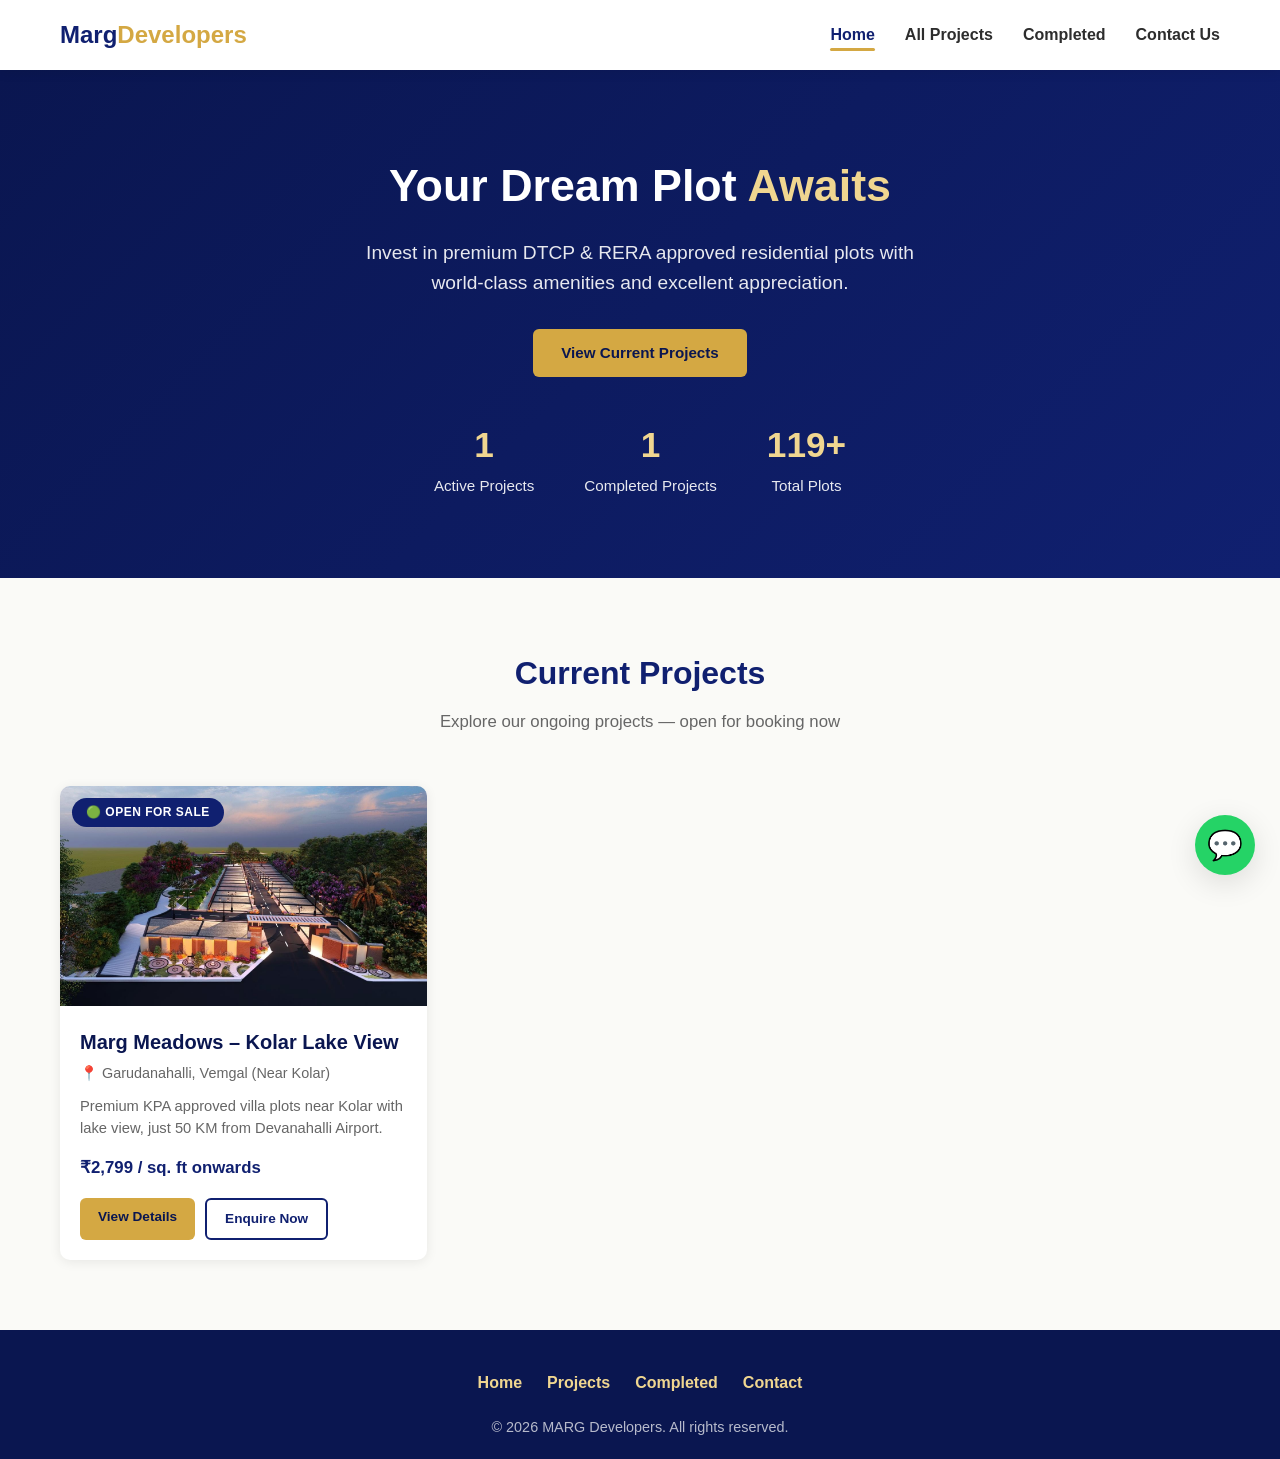
<file: index.html>
<!DOCTYPE html>
<html lang="en">
<head>
  <meta charset="UTF-8">
  <meta name="viewport" content="width=device-width, initial-scale=1.0">
  <title>MARG Developers - Premium Residential Plots</title>
  <meta name="description" content="Invest in approved residential plots by MARG Developers. Premium gated communities with world-class amenities. Book your dream plot today!">
  <meta property="og:title" content="MARG Developers - Premium Residential Plots">
  <meta property="og:description" content="Invest in approved residential plots by MARG Developers. Premium gated communities with world-class amenities.">
  <meta property="og:type" content="website">
  <link rel="icon" type="image/x-icon" href="favicon.ico">
  <link rel="stylesheet" href="css/styles.css">
</head>
<body>

  <!-- Navbar -->
  <nav class="navbar">
    <div class="container">
      <a href="index.html" class="logo">Marg<span>Developers</span></a>
      <ul class="nav-links">
        <li><a href="index.html">Home</a></li>
        <li><a href="projects.html">All Projects</a></li>
        <li><a href="completed.html">Completed</a></li>
        <li><a href="contact.html">Contact Us</a></li>
      </ul>
      <button class="nav-toggle" aria-label="Toggle navigation">☰</button>
    </div>
  </nav>

  <!-- Hero -->
  <section class="hero">
    <div class="container">
      <h1>Your Dream Plot <span>Awaits</span></h1>
      <p>Invest in premium DTCP & RERA approved residential plots with world-class amenities and excellent appreciation.</p>
      <a href="projects.html" class="btn btn-primary">View Current Projects</a>
      <div class="hero-stats">
        <div class="stat">
          <h3 id="stat-active">0</h3>
          <p>Active Projects</p>
        </div>
        <div class="stat">
          <h3 id="stat-completed">0</h3>
          <p>Completed Projects</p>
        </div>
        <div class="stat">
          <h3 id="stat-plots">0</h3>
          <p>Total Plots</p>
        </div>
      </div>
    </div>
  </section>

  <!-- Current Projects -->
  <section class="section">
    <div class="container">
      <div class="section-title">
        <h2>Current Projects</h2>
        <p>Explore our ongoing projects — open for booking now</p>
      </div>
      <div id="active-projects" class="projects-grid"></div>
    </div>
  </section>

  <!-- Footer -->
  <footer class="footer">
    <div class="container">
      <div class="footer-links">
        <a href="index.html">Home</a>
        <a href="projects.html">Projects</a>
        <a href="completed.html">Completed</a>
        <a href="contact.html">Contact</a>
      </div>
      <p>&copy; 2026 MARG Developers. All rights reserved.</p>
    </div>
  </footer>

  <!-- WhatsApp Float -->
  <a href="https://wa.me/918088186666?text=Hi%2C%20I%20am%20interested%20in%20your%20plots" 
     target="_blank" rel="noopener noreferrer" class="whatsapp-float" aria-label="Chat on WhatsApp">💬</a>

  <script src="js/projects-data.js"></script>
  <script src="js/app.js"></script>
  <script>
    document.addEventListener('DOMContentLoaded', () => {
      renderProjects('active-projects', 'active');
      updateHeroStats();
    });
  </script>
</body>
</html>
</file>
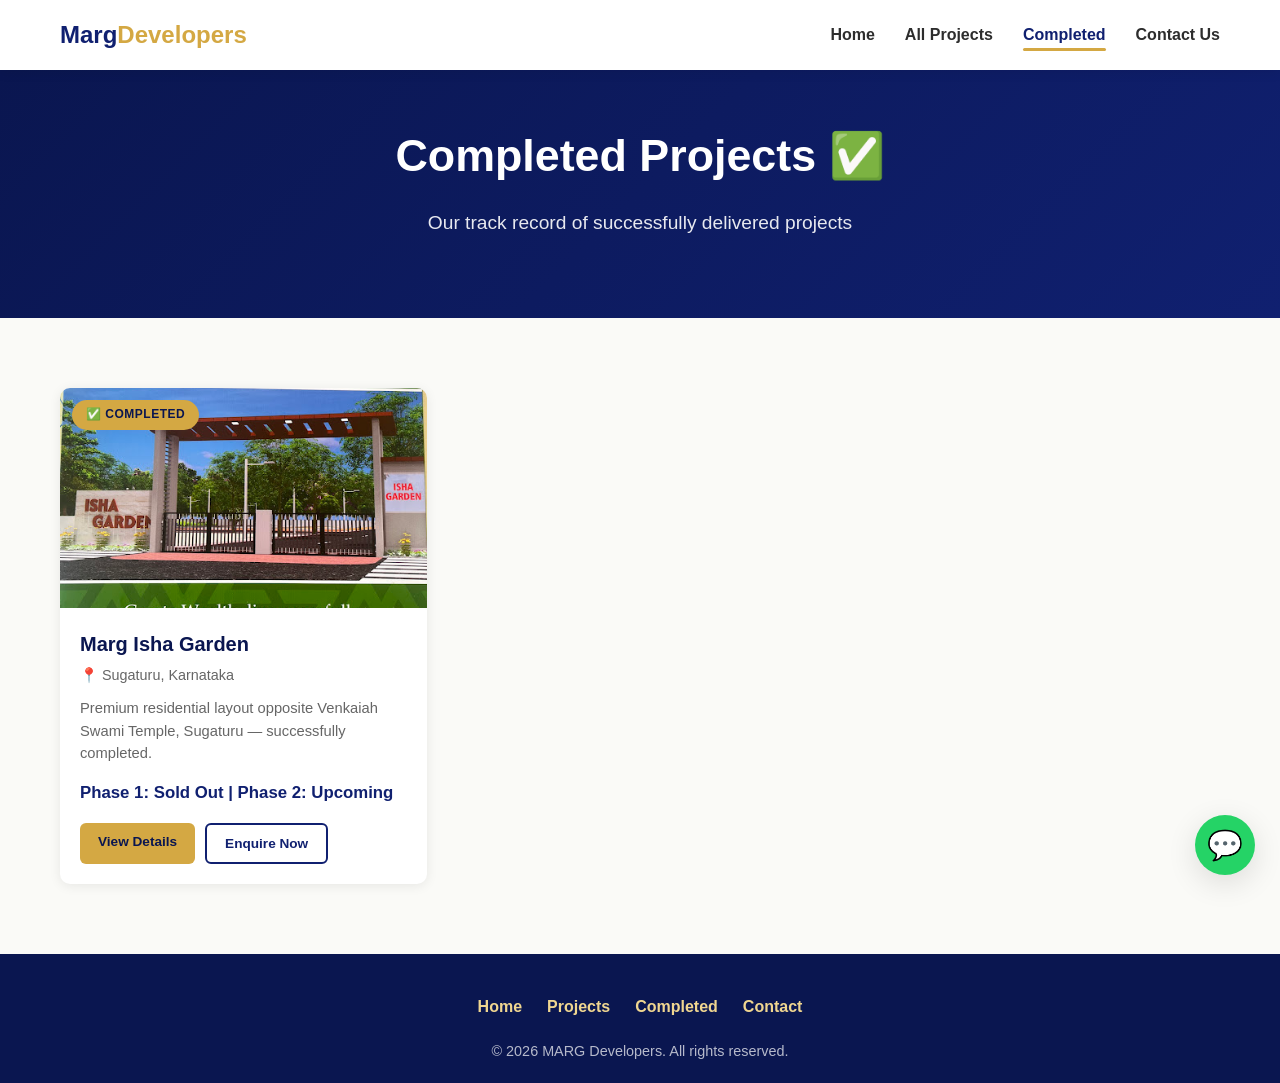
<file: completed.html>
<!DOCTYPE html>
<html lang="en">
<head>
  <meta charset="UTF-8">
  <meta name="viewport" content="width=device-width, initial-scale=1.0">
  <title>Completed Projects - MARG Developers</title>
  <meta name="description" content="View MARG Developers successfully completed residential plot projects. A track record of trust and quality delivery.">
  <meta property="og:title" content="Completed Projects - MARG Developers">
  <meta property="og:description" content="View MARG Developers successfully completed residential plot projects.">
  <link rel="icon" type="image/x-icon" href="favicon.ico">
  <link rel="stylesheet" href="css/styles.css">
</head>
<body>

  <!-- Navbar -->
  <nav class="navbar">
    <div class="container">
      <a href="index.html" class="logo">Marg<span>Developers</span></a>
      <ul class="nav-links">
        <li><a href="index.html">Home</a></li>
        <li><a href="projects.html">All Projects</a></li>
        <li><a href="completed.html">Completed</a></li>
        <li><a href="contact.html">Contact Us</a></li>
      </ul>
      <button class="nav-toggle" aria-label="Toggle navigation">☰</button>
    </div>
  </nav>

  <!-- Page Header -->
  <section class="hero" style="padding: 50px 0;">
    <div class="container">
      <h1>Completed Projects ✅</h1>
      <p>Our track record of successfully delivered projects</p>
    </div>
  </section>

  <!-- Completed Projects -->
  <section class="section">
    <div class="container">
      <div id="completed-projects" class="projects-grid"></div>
    </div>
  </section>

  <!-- Footer -->
  <footer class="footer">
    <div class="container">
      <div class="footer-links">
        <a href="index.html">Home</a>
        <a href="projects.html">Projects</a>
        <a href="completed.html">Completed</a>
        <a href="contact.html">Contact</a>
      </div>
      <p>&copy; 2026 MARG Developers. All rights reserved.</p>
    </div>
  </footer>

  <a href="https://wa.me/918088186666?text=Hi%2C%20I%20am%20interested%20in%20your%20plots" 
     target="_blank" rel="noopener noreferrer" class="whatsapp-float" aria-label="Chat on WhatsApp">💬</a>

  <script src="js/projects-data.js"></script>
  <script src="js/app.js"></script>
  <script>
    document.addEventListener('DOMContentLoaded', () => {
      renderProjects('completed-projects', 'completed');
    });
  </script>
</body>
</html>
</file>
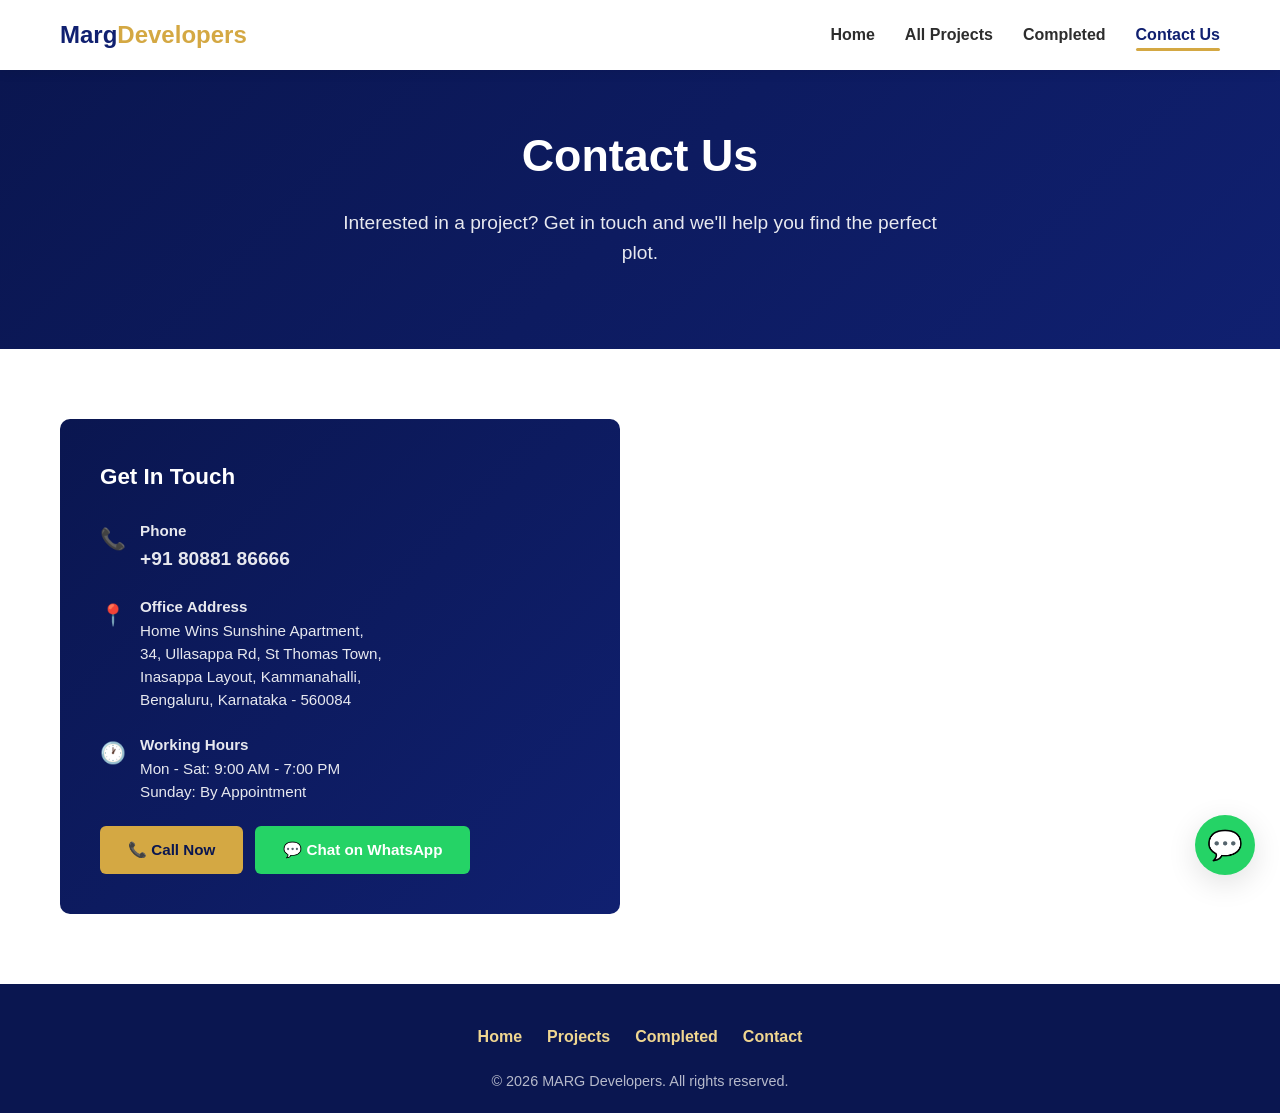
<file: contact.html>
<!DOCTYPE html>
<html lang="en">
<head>
  <meta charset="UTF-8">
  <meta name="viewport" content="width=device-width, initial-scale=1.0">
  <title>Contact Us - MARG Developers</title>
  <meta name="description" content="Get in touch with MARG Developers. Enquire about our premium residential plots and book a free site visit.">
  <meta property="og:title" content="Contact MARG Developers">
  <meta property="og:description" content="Enquire about our premium plots. Book a free site visit today!">
  <link rel="icon" type="image/x-icon" href="favicon.ico">
  <link rel="stylesheet" href="css/styles.css">
</head>
<body>

  <!-- Navbar -->
  <nav class="navbar">
    <div class="container">
      <a href="index.html" class="logo">Marg<span>Developers</span></a>
      <ul class="nav-links">
        <li><a href="index.html">Home</a></li>
        <li><a href="projects.html">All Projects</a></li>
        <li><a href="completed.html">Completed</a></li>
        <li><a href="contact.html">Contact Us</a></li>
      </ul>
      <button class="nav-toggle" aria-label="Toggle navigation">☰</button>
    </div>
  </nav>

  <!-- Page Header -->
  <section class="hero" style="padding: 50px 0;">
    <div class="container">
      <h1>Contact Us</h1>
      <p>Interested in a project? Get in touch and we'll help you find the perfect plot.</p>
    </div>
  </section>

  <!-- Contact Section -->
  <section class="section contact-section">
    <div class="container">
      <div class="contact-grid">

        <!-- Contact Info -->
        <div class="contact-info-card">
          <h3>Get In Touch</h3>
          <div class="info-item">
            <span class="icon">📞</span>
            <p>
              <strong>Phone</strong>
              <a href="tel:+918088186666" style="color: #fff; font-size: 1.2rem; font-weight: 700;">+91 80881 86666</a>
            </p>
          </div>
          <div class="info-item">
            <span class="icon">📍</span>
            <p>
              <strong>Office Address</strong>
              Home Wins Sunshine Apartment,<br>
              34, Ullasappa Rd, St Thomas Town,<br>
              Inasappa Layout, Kammanahalli,<br>
              Bengaluru, Karnataka - 560084
            </p>
          </div>
          <div class="info-item">
            <span class="icon">🕐</span>
            <p>
              <strong>Working Hours</strong>
              Mon - Sat: 9:00 AM - 7:00 PM<br>
              Sunday: By Appointment
            </p>
          </div>
          <div style="margin-top: 20px; display: flex; gap: 12px; flex-wrap: wrap;">
            <a href="tel:+918088186666" class="btn btn-primary">📞 Call Now</a>
            <a href="https://wa.me/918088186666?text=Hi%2C%20I%20am%20interested%20in%20your%20plots" 
               target="_blank" rel="noopener noreferrer" class="btn btn-whatsapp">💬 Chat on WhatsApp</a>
          </div>
        </div>

      </div>
    </div>
  </section>

  <!-- Footer -->
  <footer class="footer">
    <div class="container">
      <div class="footer-links">
        <a href="index.html">Home</a>
        <a href="projects.html">Projects</a>
        <a href="completed.html">Completed</a>
        <a href="contact.html">Contact</a>
      </div>
      <p>&copy; 2026 MARG Developers. All rights reserved.</p>
    </div>
  </footer>

  <a href="https://wa.me/918088186666?text=Hi%2C%20I%20am%20interested%20in%20your%20plots" 
     target="_blank" rel="noopener noreferrer" class="whatsapp-float" aria-label="Chat on WhatsApp">💬</a>

  <script src="js/projects-data.js"></script>
  <script src="js/app.js"></script>
</body>
</html>
</file>
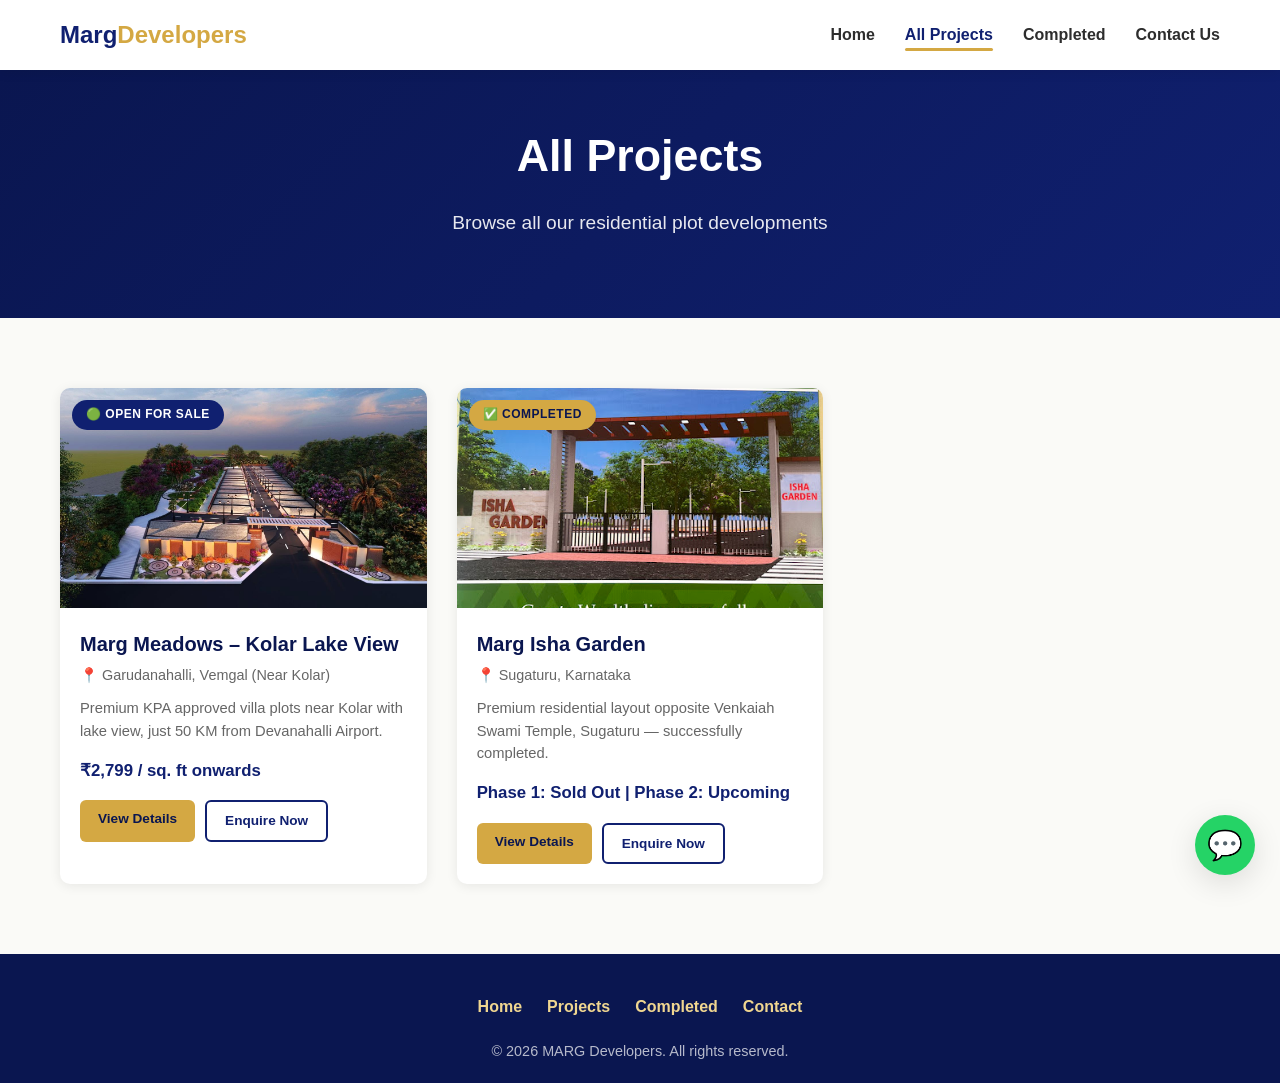
<file: projects.html>
<!DOCTYPE html>
<html lang="en">
<head>
  <meta charset="UTF-8">
  <meta name="viewport" content="width=device-width, initial-scale=1.0">
  <title>All Projects - MARG Developers</title>
  <meta name="description" content="Browse all MARG Developers residential plot projects — active and completed. Find your perfect investment opportunity.">
  <meta property="og:title" content="All Projects - MARG Developers">
  <meta property="og:description" content="Browse all MARG Developers residential plot projects — active and completed.">
  <link rel="icon" type="image/x-icon" href="favicon.ico">
  <link rel="stylesheet" href="css/styles.css">
</head>
<body>

  <!-- Navbar -->
  <nav class="navbar">
    <div class="container">
      <a href="index.html" class="logo">Marg<span>Developers</span></a>
      <ul class="nav-links">
        <li><a href="index.html">Home</a></li>
        <li><a href="projects.html">All Projects</a></li>
        <li><a href="completed.html">Completed</a></li>
        <li><a href="contact.html">Contact Us</a></li>
      </ul>
      <button class="nav-toggle" aria-label="Toggle navigation">☰</button>
    </div>
  </nav>

  <!-- Page Header -->
  <section class="hero" style="padding: 50px 0;">
    <div class="container">
      <h1>All Projects</h1>
      <p>Browse all our residential plot developments</p>
    </div>
  </section>

  <!-- All Projects -->
  <section class="section">
    <div class="container">
      <div id="all-projects" class="projects-grid"></div>
    </div>
  </section>

  <!-- Footer -->
  <footer class="footer">
    <div class="container">
      <div class="footer-links">
        <a href="index.html">Home</a>
        <a href="projects.html">Projects</a>
        <a href="completed.html">Completed</a>
        <a href="contact.html">Contact</a>
      </div>
      <p>&copy; 2026 MARG Developers. All rights reserved.</p>
    </div>
  </footer>

  <a href="https://wa.me/918088186666?text=Hi%2C%20I%20am%20interested%20in%20your%20plots" 
     target="_blank" rel="noopener noreferrer" class="whatsapp-float" aria-label="Chat on WhatsApp">💬</a>

  <script src="js/projects-data.js"></script>
  <script src="js/app.js"></script>
  <script>
    document.addEventListener('DOMContentLoaded', () => {
      renderProjects('all-projects', 'all');
    });
  </script>
</body>
</html>
</file>
<file: css/styles.css>
/* ========== CSS Variables & Reset ========== */
:root {
  --primary: #102070;
  --primary-dark: #0a1650;
  --accent: #d4a843;
  --accent-light: #f0d690;
  --text: #2d2d2d;
  --text-light: #666;
  --bg: #fafaf7;
  --white: #ffffff;
  --border: #e0e0e0;
  --shadow: 0 2px 12px rgba(0,0,0,0.08);
  --shadow-lg: 0 8px 30px rgba(0,0,0,0.12);
  --radius: 10px;
}

*, *::before, *::after {
  margin: 0;
  padding: 0;
  box-sizing: border-box;
}

html { scroll-behavior: smooth; }

body {
  font-family: 'Segoe UI', Tahoma, Geneva, Verdana, sans-serif;
  background: var(--bg);
  color: var(--text);
  line-height: 1.6;
}

a { text-decoration: none; color: inherit; }
img { max-width: 100%; display: block; }
ul { list-style: none; }

/* ========== Container ========== */
.container {
  max-width: 1200px;
  margin: 0 auto;
  padding: 0 20px;
}

/* ========== Header / Navbar ========== */
.navbar {
  background: var(--white);
  box-shadow: var(--shadow);
  position: sticky;
  top: 0;
  z-index: 100;
}

.navbar .container {
  display: flex;
  align-items: center;
  justify-content: space-between;
  height: 70px;
}

.logo {
  font-size: 1.5rem;
  font-weight: 800;
  color: var(--primary);
  display: flex;
  align-items: center;
}

.logo-img {
  height: 80px;
  width: auto;
  object-fit: contain;
}

.logo span { color: var(--accent); }

.nav-links {
  display: flex;
  gap: 30px;
}

.nav-links a {
  font-weight: 600;
  color: var(--text);
  padding: 8px 0;
  position: relative;
  transition: color 0.3s;
}

.nav-links a:hover,
.nav-links a.active {
  color: var(--primary);
}

.nav-links a.active::after {
  content: '';
  position: absolute;
  bottom: 0;
  left: 0;
  width: 100%;
  height: 3px;
  background: var(--accent);
  border-radius: 2px;
}

.nav-toggle {
  display: none;
  background: none;
  border: none;
  font-size: 1.6rem;
  cursor: pointer;
  color: var(--primary);
}

/* ========== Hero Section ========== */
.hero {
  background: linear-gradient(135deg, var(--primary-dark) 0%, var(--primary) 100%);
  color: var(--white);
  padding: 80px 0;
  text-align: center;
}

.hero h1 {
  font-size: 2.8rem;
  margin-bottom: 16px;
  font-weight: 800;
}

.hero h1 span { color: var(--accent-light); }

.hero p {
  font-size: 1.2rem;
  opacity: 0.9;
  max-width: 600px;
  margin: 0 auto 30px;
}

.hero-stats {
  display: flex;
  justify-content: center;
  gap: 50px;
  margin-top: 40px;
}

.hero-stats .stat h3 {
  font-size: 2.2rem;
  color: var(--accent-light);
}

.hero-stats .stat p {
  font-size: 0.95rem;
  margin: 0;
}

/* ========== Buttons ========== */
.btn {
  display: inline-block;
  padding: 12px 28px;
  border-radius: 6px;
  font-weight: 700;
  font-size: 0.95rem;
  cursor: pointer;
  transition: all 0.3s;
  border: none;
}

.btn-primary {
  background: var(--accent);
  color: var(--primary-dark);
}

.btn-primary:hover {
  background: var(--accent-light);
  transform: translateY(-2px);
  box-shadow: var(--shadow);
}

.btn-outline {
  border: 2px solid var(--primary);
  color: var(--primary);
  background: transparent;
}

.btn-outline:hover {
  background: var(--primary);
  color: var(--white);
}

.btn-sm {
  padding: 8px 18px;
  font-size: 0.85rem;
}

.btn-whatsapp {
  background: #25D366;
  color: var(--white);
}

.btn-whatsapp:hover {
  background: #1eba57;
}

/* ========== Section ========== */
.section {
  padding: 70px 0;
}

.section-title {
  text-align: center;
  margin-bottom: 50px;
}

.section-title h2 {
  font-size: 2rem;
  color: var(--primary);
  margin-bottom: 10px;
}

.section-title p {
  color: var(--text-light);
  font-size: 1.05rem;
}

/* ========== Project Cards Grid ========== */
.projects-grid {
  display: grid;
  grid-template-columns: repeat(auto-fill, minmax(340px, 1fr));
  gap: 30px;
}

.project-card {
  background: var(--white);
  border-radius: var(--radius);
  overflow: hidden;
  box-shadow: var(--shadow);
  transition: transform 0.3s, box-shadow 0.3s;
}

.project-card:hover {
  transform: translateY(-5px);
  box-shadow: var(--shadow-lg);
}

.project-card .card-image {
  position: relative;
  height: 220px;
  overflow: hidden;
}

.project-card .card-image img {
  width: 100%;
  height: 100%;
  object-fit: cover;
}

.project-card .badge {
  position: absolute;
  top: 12px;
  left: 12px;
  padding: 5px 14px;
  border-radius: 20px;
  font-size: 0.75rem;
  font-weight: 700;
  text-transform: uppercase;
  letter-spacing: 0.5px;
}

.badge-active {
  background: var(--primary);
  color: var(--white);
}

.badge-completed {
  background: var(--accent);
  color: var(--primary-dark);
}

.project-card .card-body {
  padding: 20px;
}

.project-card .card-body h3 {
  font-size: 1.25rem;
  margin-bottom: 4px;
  color: var(--primary-dark);
}

.project-card .card-body .location {
  color: var(--text-light);
  font-size: 0.9rem;
  margin-bottom: 10px;
}

.project-card .card-body .location::before {
  content: '📍 ';
}

.project-card .card-body .desc {
  color: var(--text-light);
  font-size: 0.92rem;
  margin-bottom: 16px;
  line-height: 1.5;
}

.project-card .card-body .price {
  font-weight: 700;
  color: var(--primary);
  font-size: 1.05rem;
  margin-bottom: 16px;
}

.project-card .card-footer {
  display: flex;
  gap: 10px;
}

/* ========== Project Detail Page ========== */
.detail-hero {
  background: linear-gradient(135deg, var(--primary-dark), var(--primary));
  color: var(--white);
  padding: 50px 0 40px;
}

.detail-hero h1 { font-size: 2.2rem; margin-bottom: 6px; }

.detail-hero .location {
  font-size: 1.1rem;
  opacity: 0.85;
}

.detail-content {
  display: grid;
  grid-template-columns: 1fr;
  gap: 30px;
  padding: 50px 0;
}

.detail-image {
  position: relative;
}

.main-image-wrapper {
  position: relative;
  overflow: hidden;
  border-radius: var(--radius);
  box-shadow: var(--shadow-lg);
  cursor: pointer;
}

.main-image-wrapper img {
  width: 100%;
  height: 100%;
  object-fit: cover;
  display: block;
  border-radius: var(--radius);
}

.img-view-hint {
  position: absolute;
  bottom: 10px;
  left: 50%;
  transform: translateX(-50%);
  background: rgba(0,0,0,0.6);
  color: #fff;
  padding: 6px 16px;
  border-radius: 20px;
  font-size: 0.85rem;
  pointer-events: none;
}

/* ---- Gallery Thumbnails ---- */
.gallery-scroll-wrapper {
  display: flex;
  align-items: center;
  gap: 6px;
  margin-top: 12px;
}

.gallery-scroll-btn {
  flex-shrink: 0;
  background: var(--primary);
  color: #fff;
  border: none;
  font-size: 1rem;
  padding: 8px 10px;
  cursor: pointer;
  border-radius: 4px;
  transition: background 0.3s;
}

.gallery-scroll-btn:hover {
  background: var(--accent);
}

.detail-gallery {
  display: flex;
  gap: 8px;
  overflow-x: auto;
  scroll-behavior: smooth;
  flex: 1;
  padding-bottom: 4px;
}

.detail-gallery::-webkit-scrollbar {
  height: 4px;
}

.detail-gallery::-webkit-scrollbar-thumb {
  background: var(--primary);
  border-radius: 2px;
}

.detail-gallery img {
  width: 72px;
  height: 54px;
  object-fit: cover;
  border-radius: 6px;
  cursor: pointer;
  border: 2px solid transparent;
  transition: border-color 0.3s;
  flex-shrink: 0;
}

.detail-gallery img:hover,
.detail-gallery img.active {
  border-color: var(--accent);
}

/* ---- Lightbox Popup ---- */
.lightbox-overlay {
  position: fixed;
  top: 0; left: 0; right: 0; bottom: 0;
  background: rgba(0,0,0,0.92);
  z-index: 9999;
  display: flex;
  align-items: center;
  justify-content: center;
}

.lightbox-close {
  position: absolute;
  top: 18px;
  right: 24px;
  background: none;
  border: none;
  color: #fff;
  font-size: 2.5rem;
  cursor: pointer;
  z-index: 10001;
  line-height: 1;
}

.lightbox-close:hover {
  color: var(--accent);
}

.lightbox-nav {
  position: absolute;
  top: 50%;
  transform: translateY(-50%);
  background: rgba(255,255,255,0.15);
  border: none;
  color: #fff;
  font-size: 2rem;
  padding: 16px 18px;
  cursor: pointer;
  border-radius: 6px;
  z-index: 10001;
  transition: background 0.3s;
}

.lightbox-nav:hover {
  background: rgba(255,255,255,0.3);
}

.lightbox-prev { left: 20px; }
.lightbox-next { right: 20px; }

.lightbox-content {
  position: relative;
  max-width: 90vw;
  max-height: 85vh;
  display: flex;
  align-items: center;
  justify-content: center;
}

.lightbox-content img {
  max-width: 90vw;
  max-height: 85vh;
  object-fit: contain;
  border-radius: 8px;
}

.lightbox-counter {
  position: absolute;
  bottom: -30px;
  left: 50%;
  transform: translateX(-50%);
  color: #ccc;
  font-size: 0.9rem;
}

.detail-info {
  align-self: start;
}

.detail-description .desc-heading {
  font-weight: 700;
  font-size: 1.1rem;
  color: var(--primary);
  margin: 20px 0 10px;
}

.detail-description .desc-heading:first-child {
  margin-top: 0;
}

.detail-description .desc-text {
  margin: 0 0 8px;
  line-height: 1.6;
  color: var(--text);
}

.detail-description ul.desc-list {
  list-style: none;
  padding: 0;
  margin: 0 0 16px;
}

.detail-description ul.desc-list li {
  position: relative;
  padding-left: 28px;
  margin-bottom: 8px;
  line-height: 1.5;
  color: var(--text);
}

.detail-description ul.desc-list li::before {
  content: '\2714';
  position: absolute;
  left: 0;
  color: var(--accent);
  font-size: 1rem;
  font-weight: 700;
}

.detail-info h2 {
  font-size: 1.5rem;
  color: var(--primary);
  margin-bottom: 20px;
}

.info-table {
  width: 100%;
  margin-bottom: 25px;
}

.info-table tr {
  border-bottom: 1px solid var(--border);
}

.info-table td {
  padding: 12px 0;
  font-size: 0.95rem;
}

.info-table td:first-child {
  font-weight: 600;
  color: var(--text);
  width: 40%;
}

.info-table td:last-child {
  color: var(--text-light);
}

.detail-description {
  white-space: pre-line;
  line-height: 1.8;
  color: var(--text);
  margin-bottom: 30px;
}

.detail-actions {
  display: flex;
  gap: 12px;
  flex-wrap: wrap;
}

/* ========== Contact Section ========== */
.contact-section {
  background: var(--white);
}

.contact-grid {
  display: grid;
  grid-template-columns: 1fr 1fr;
  gap: 40px;
}

.contact-form .form-group {
  margin-bottom: 18px;
}

.contact-form label {
  display: block;
  font-weight: 600;
  margin-bottom: 6px;
  font-size: 0.9rem;
}

.contact-form input,
.contact-form textarea,
.contact-form select {
  width: 100%;
  padding: 12px;
  border: 1px solid var(--border);
  border-radius: 6px;
  font-size: 0.95rem;
  font-family: inherit;
  transition: border-color 0.3s;
}

.contact-form input:focus,
.contact-form textarea:focus,
.contact-form select:focus {
  outline: none;
  border-color: var(--primary);
}

.contact-info-card {
  background: linear-gradient(135deg, var(--primary-dark), var(--primary));
  color: var(--white);
  border-radius: var(--radius);
  padding: 40px;
}

.contact-info-card h3 {
  font-size: 1.4rem;
  margin-bottom: 25px;
}

.contact-info-card .info-item {
  display: flex;
  align-items: flex-start;
  gap: 14px;
  margin-bottom: 22px;
}

.contact-info-card .info-item .icon {
  font-size: 1.3rem;
  flex-shrink: 0;
  margin-top: 2px;
}

.contact-info-card .info-item p {
  font-size: 0.95rem;
  opacity: 0.9;
  line-height: 1.5;
}

.contact-info-card .info-item strong {
  display: block;
  opacity: 1;
  margin-bottom: 2px;
}

/* ========== Footer ========== */
.footer {
  background: var(--primary-dark);
  color: var(--white);
  padding: 40px 0 20px;
  text-align: center;
}

.footer p {
  opacity: 0.7;
  font-size: 0.9rem;
}

.footer .footer-links {
  display: flex;
  justify-content: center;
  gap: 25px;
  margin-bottom: 20px;
}

.footer .footer-links a {
  color: var(--accent-light);
  font-weight: 600;
  transition: color 0.3s;
}

.footer .footer-links a:hover { color: var(--white); }

/* ========== No Projects Message ========== */
.no-projects {
  text-align: center;
  padding: 60px 20px;
  color: var(--text-light);
}

.no-projects h3 { font-size: 1.3rem; margin-bottom: 10px; }

/* ========== WhatsApp Float Button ========== */
.whatsapp-float {
  position: fixed;
  bottom: 25px;
  right: 25px;
  background: #25D366;
  color: #fff;
  width: 60px;
  height: 60px;
  border-radius: 50%;
  display: flex;
  align-items: center;
  justify-content: center;
  font-size: 1.8rem;
  box-shadow: var(--shadow-lg);
  z-index: 99;
  transition: transform 0.3s;
}

.whatsapp-float:hover { transform: scale(1.1); }

/* ========== Responsive ========== */
@media (max-width: 768px) {
  .nav-links {
    display: none;
    position: absolute;
    top: 70px;
    left: 0;
    right: 0;
    background: var(--white);
    flex-direction: column;
    padding: 20px;
    box-shadow: var(--shadow);
    gap: 15px;
  }

  .nav-links.open { display: flex; }
  .nav-toggle { display: block; }

  .hero h1 { font-size: 2rem; }
  .hero-stats { flex-direction: column; gap: 20px; }

  .projects-grid {
    grid-template-columns: 1fr;
  }

  .detail-content {
    grid-template-columns: 1fr;
  }

  .contact-grid {
    grid-template-columns: 1fr;
  }
}
</file>
